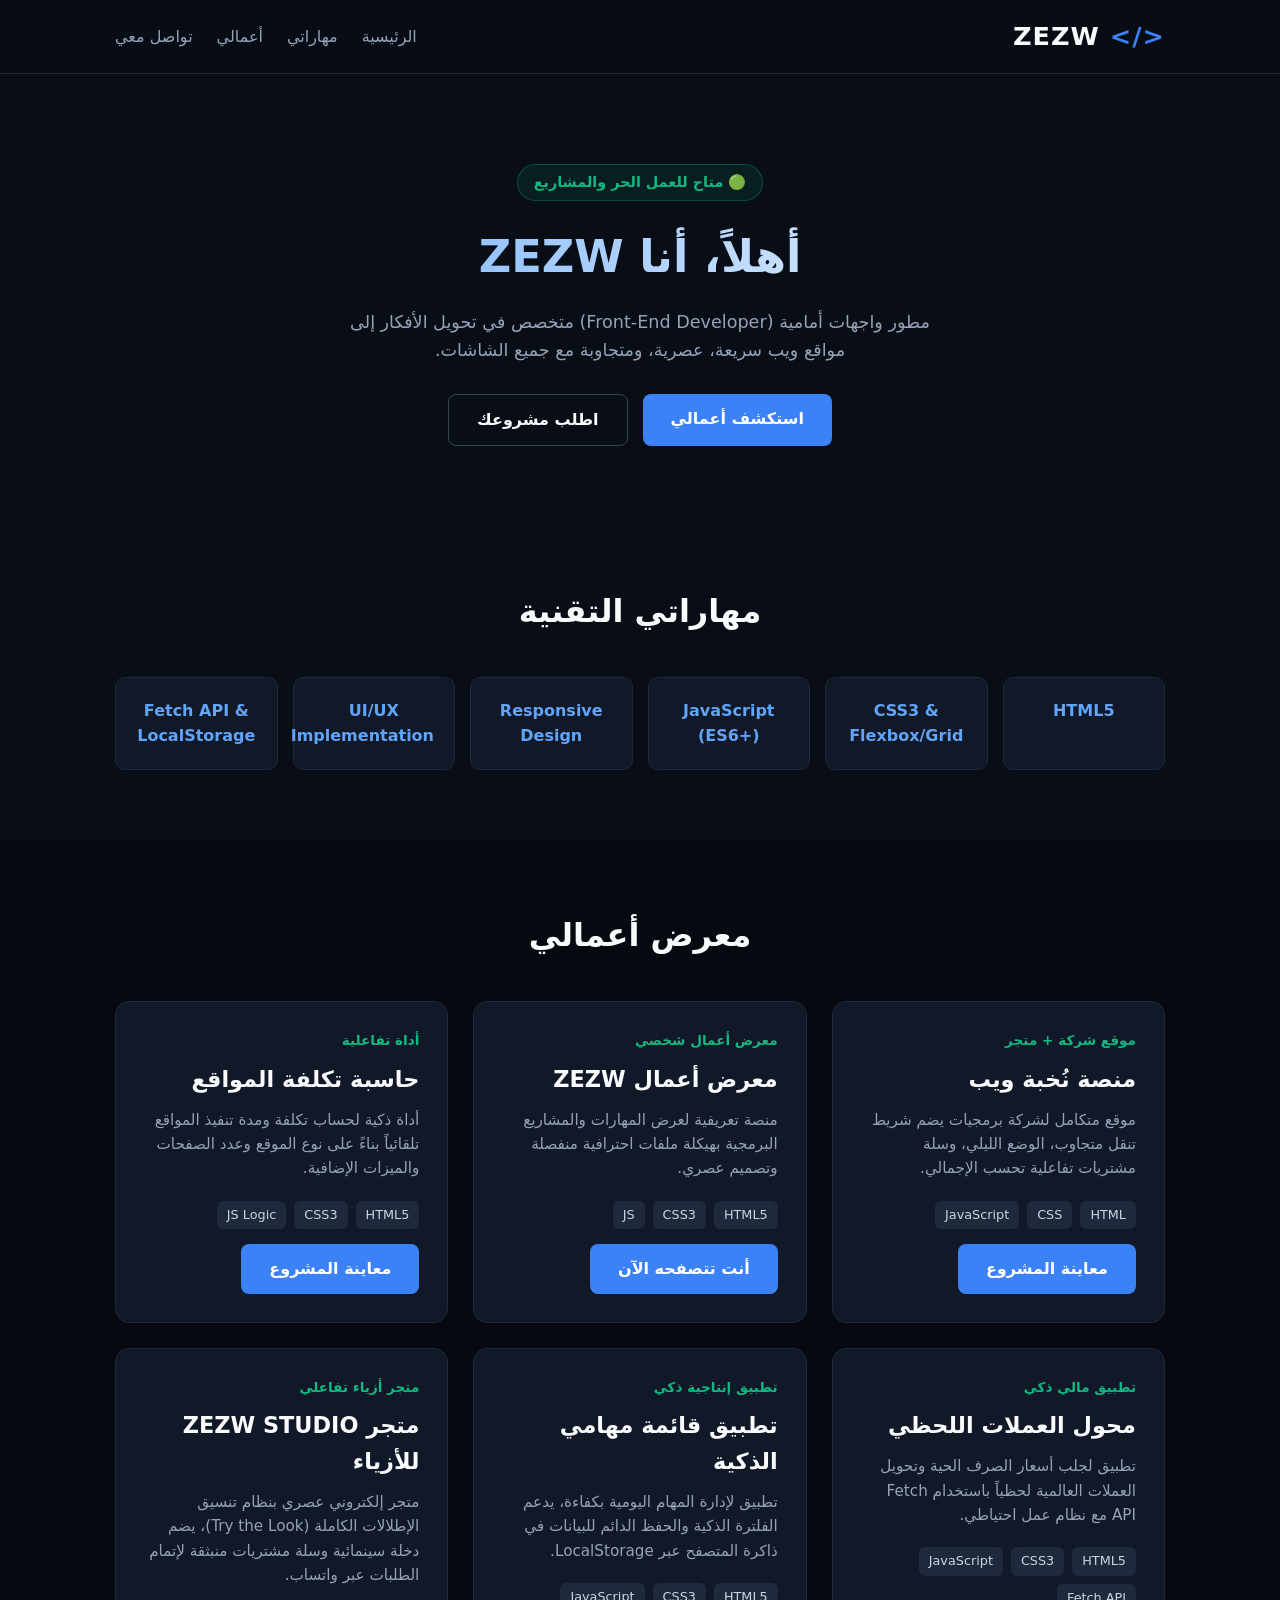
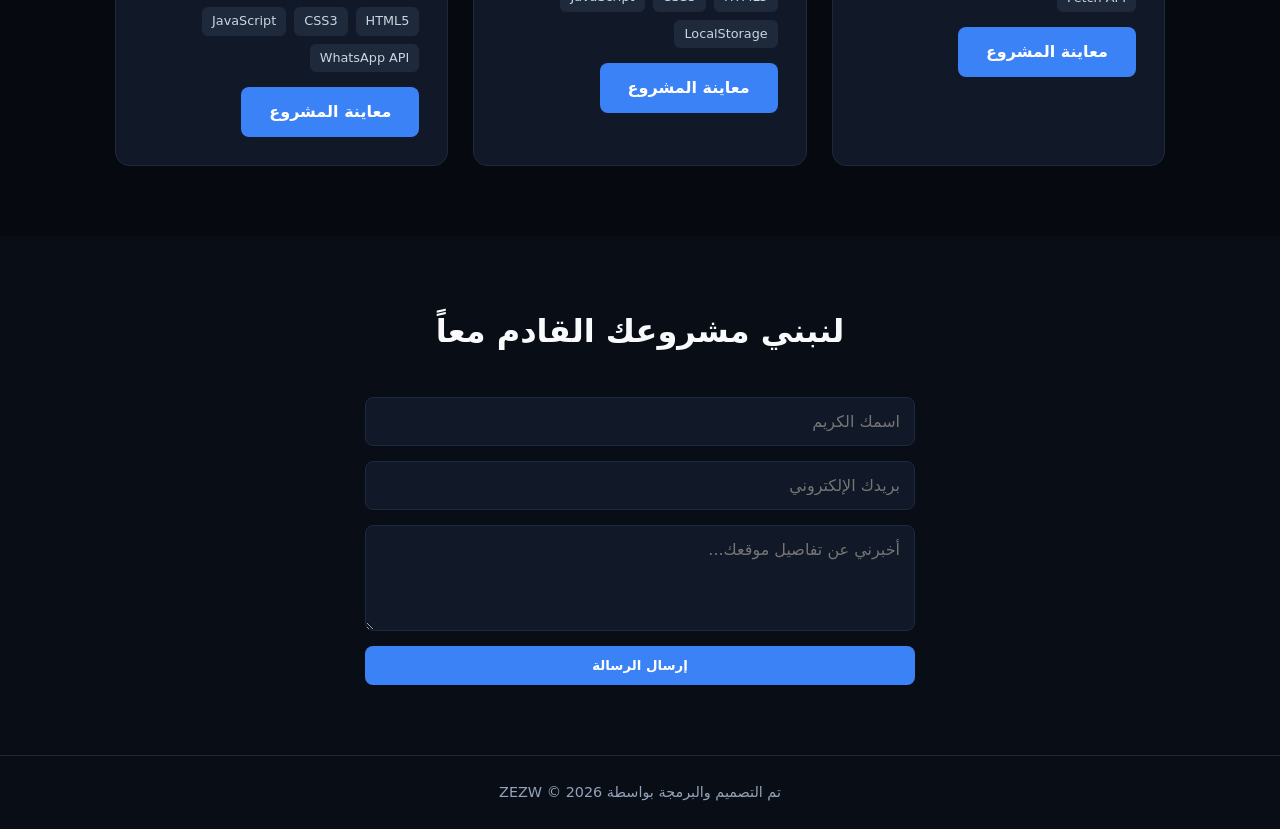
<file: index.html>
<!DOCTYPE html>
<html lang="ar" dir="rtl">
<!DOCTYPE html>
<html lang="ar" dir="rtl">
<head>
    <meta charset="UTF-8">
    <meta name="viewport" content="width=device-width, initial-scale=1.0">
    <title>ZEZW | مطور واجهات الويب (Front-End Developer)</title>
    <link rel="stylesheet" href="style.css">
</head>
<body>

    <!-- شريط التنقل -->
    <header>
        <div class="container">
            <nav>
                <a href="#" class="logo"><span>&lt;/&gt;</span> ZEZW</a>
                <button class="menu-btn" id="menuBtn">☰</button>
                <ul class="nav-links" id="navLinks">
                    <li><a href="#hero">الرئيسية</a></li>
                    <li><a href="#skills">مهاراتي</a></li>
                    <li><a href="#projects">أعمالي</a></li>
                    <li><a href="#contact">تواصل معي</a></li>
                </ul>
            </nav>
        </div>
    </header>

    <!-- القسم الرئيسي -->
    <section id="hero" class="hero">
        <div class="container">
            <span class="badge">🟢 متاح للعمل الحر والمشاريع</span>
            <h1>أهلاً، أنا ZEZW</h1>
            <p>مطور واجهات أمامية (Front-End Developer) متخصص في تحويل الأفكار إلى مواقع ويب سريعة، عصرية، ومتجاوبة مع جميع الشاشات.</p>
            <div class="hero-btns">
                <a href="#projects" class="btn">استكشف أعمالي</a>
                <a href="#contact" class="btn btn-outline">اطلب مشروعك</a>
            </div>
        </div>
    </section>

    <!-- قسم المهارات التقنية -->
    <section id="skills" class="container">
        <h2 class="section-title">مهاراتي التقنية</h2>
        <div class="skills-grid">
            <div class="skill-card">HTML5</div>
            <div class="skill-card">CSS3 & Flexbox/Grid</div>
            <div class="skill-card">JavaScript (ES6+)</div>
            <div class="skill-card">Responsive Design</div>
            <div class="skill-card">UI/UX Implementation</div>
            <div class="skill-card">Fetch API & LocalStorage</div>
        </div>
    </section>

    <!-- قسم معرض الأعمال (4 مشاريع متكاملة) -->
    <section id="projects" class="projects-section">
        <div class="container">
            <h2 class="section-title">معرض أعمالي</h2>
            <div class="projects-grid">

                <!-- المشروع الأول -->
                <div class="project-card">
                    <div class="project-tag">موقع شركة + متجر</div>
                    <h3>منصة نُخبة ويب</h3>
                    <p>موقع متكامل لشركة برمجيات يضم شريط تنقل متجاوب، الوضع الليلي، وسلة مشتريات تفاعلية تحسب الإجمالي.</p>
                    <div class="tech-used">
                        <span>HTML</span>
                        <span>CSS</span>
                        <span>JavaScript</span>
                    </div>
                    <a href="My_Website/index.html" class="btn" style="margin-top: 15px; display: inline-block;" target="_blank">معاينة المشروع</a>
                </div>

                <!-- المشروع الثاني -->
                <div class="project-card">
                    <div class="project-tag">معرض أعمال شخصي</div>
                    <h3>معرض أعمال ZEZW</h3>
                    <p>منصة تعريفية لعرض المهارات والمشاريع البرمجية بهيكلة ملفات احترافية منفصلة وتصميم عصري.</p>
                    <div class="tech-used">
                        <span>HTML5</span>
                        <span>CSS3</span>
                        <span>JS</span>
                    </div>
                    <a href="#hero" class="btn" style="margin-top: 15px; display: inline-block;">أنت تتصفحه الآن</a>
                </div>

                <!-- المشروع الثالث -->
                <div class="project-card">
                    <div class="project-tag">أداة تفاعلية</div>
                    <h3>حاسبة تكلفة المواقع</h3>
                    <p>أداة ذكية لحساب تكلفة ومدة تنفيذ المواقع تلقائياً بناءً على نوع الموقع وعدد الصفحات والميزات الإضافية.</p>
                    <div class="tech-used">
                        <span>HTML5</span>
                        <span>CSS3</span>
                        <span>JS Logic</span>
                    </div>
                    <a href="Price_Calculator/index.html" class="btn" style="margin-top: 15px; display: inline-block;" target="_blank">معاينة المشروع</a>
                </div>

                <!-- المشروع الرابع -->
                <div class="project-card">
                    <div class="project-tag">تطبيق مالي ذكي</div>
                    <h3>محول العملات اللحظي</h3>
                    <p>تطبيق لجلب أسعار الصرف الحية وتحويل العملات العالمية لحظياً باستخدام Fetch API مع نظام عمل احتياطي.</p>
                    <div class="tech-used">
                        <span>HTML5</span>
                        <span>CSS3</span>
                        <span>JavaScript</span>
                        <span>Fetch API</span>
                    </div>
                    <a href="Currency_Converter/index.html" class="btn" style="margin-top: 15px; display: inline-block;" target="_blank">معاينة المشروع</a>
                </div>
                <!-- المشروع الخامس -->
        <div class="project-card">
            <div class="project-tag">تطبيق إنتاجية ذكي</div>
            <h3>تطبيق قائمة مهامي الذكية</h3>
            <p>تطبيق لإدارة المهام اليومية بكفاءة، يدعم الفلترة الذكية والحفظ الدائم للبيانات في ذاكرة المتصفح عبر LocalStorage.</p>
            <div class="tech-used">
                <span>HTML5</span>
                <span>CSS3</span>
                <span>JavaScript</span>
                <span>LocalStorage</span>
            </div>
            <a href="Todo_App/index.html" class="btn" style="margin-top: 15px; display: inline-block;">معاينة المشروع</a>
        </div>
        <!-- المشروع السادس -->
        <div class="project-card">
            <div class="project-tag">متجر أزياء تفاعلي</div>
            <h3>متجر ZEZW STUDIO للأزياء</h3>
            <p>متجر إلكتروني عصري بنظام تنسيق الإطلالات الكاملة (Try the Look)، يضم دخلة سينمائية وسلة مشتريات منبثقة لإتمام الطلبات عبر واتساب.</p>
            <div class="tech-used">
                <span>HTML5</span>
                <span>CSS3</span>
                <span>JavaScript</span>
                <span>WhatsApp API</span>
            </div>
            <a href="ZEZW_Store/index.html" class="btn" style="margin-top: 15px; display: inline-block;">معاينة المشروع</a>
        </div>

            </div>
        </div>
    </section>

    <!-- قسم التواصل المباشر -->
    <section id="contact" class="container">
        <h2 class="section-title">لنبني مشروعك القادم معاً</h2>
        <form class="contact-form" action="https://formsubmit.co" method="POST">
            <input type="text" name="name" placeholder="اسمك الكريم" required>
            <input type="email" name="email" placeholder="بريدك الإلكتروني" required>
            <textarea name="message" rows="4" placeholder="أخبرني عن تفاصيل موقعك..." required></textarea>
            <input type="hidden" name="_subject" value="رسالة جديدة من موقع ZEZW!">
            <input type="hidden" name="_captcha" value="false">
            <button type="submit" class="btn">إرسال الرسالة</button>
        </form>
    </section>

    <!-- التذييل -->
    <footer>
        <p>تم التصميم والبرمجة بواسطة ZEZW &copy; 2026</p>
    </footer>

    <!-- ربط ملف الجافاسكريبت النظيف -->
    <script src="script.js?v=4"></script>
</body>
</html>
</file>
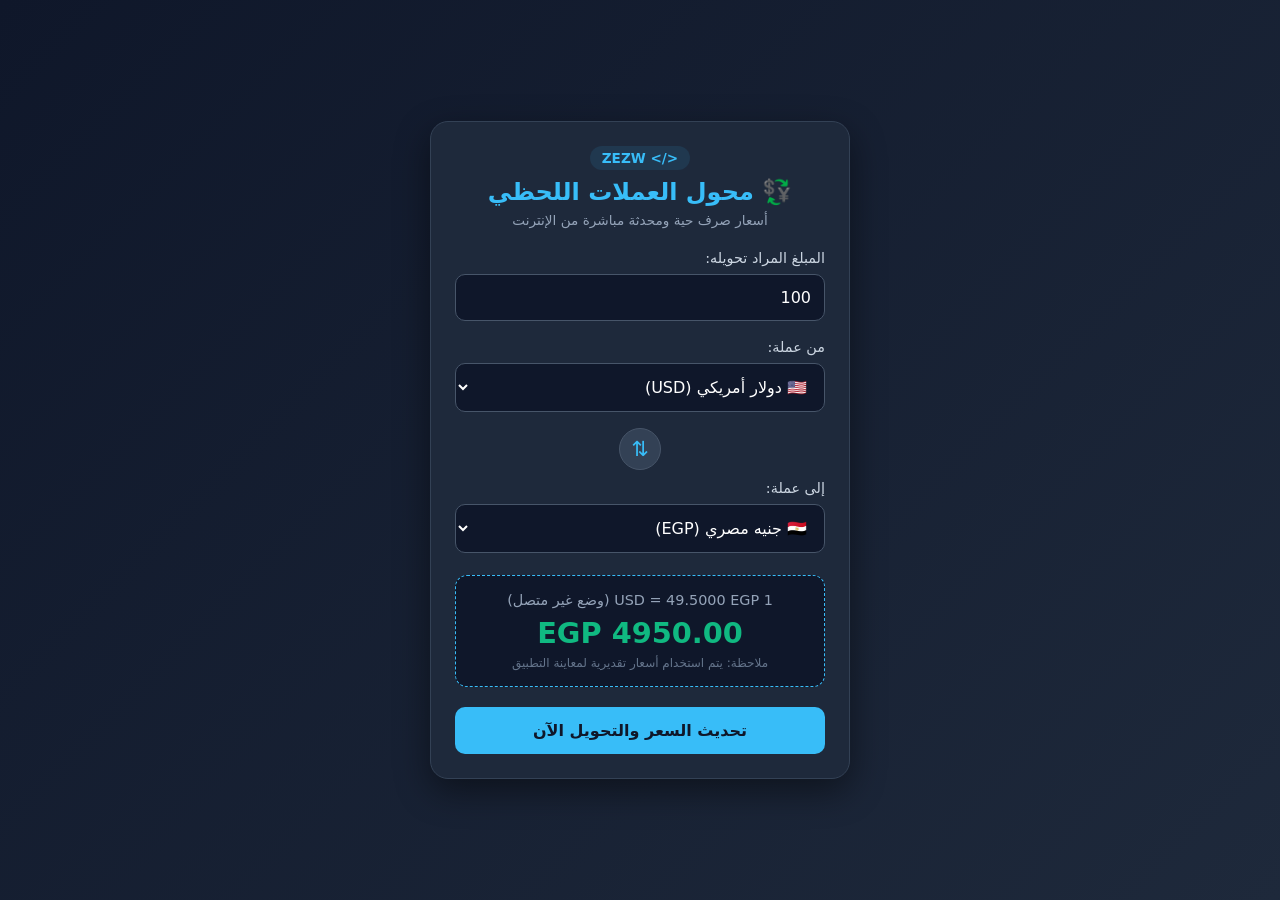
<file: Currency_Converter/index.html>
<!DOCTYPE html>
<html lang="ar" dir="rtl">
<head>
    <meta charset="UTF-8">
    <meta name="viewport" content="width=device-width, initial-scale=1.0">
    <title>محول العملات اللحظي | ZEZW</title>
    <link rel="stylesheet" href="style.css">
</head>
<body>
    <div class="converter-card">
        <header>
            <div class="brand-tag">&lt;/&gt; ZEZW</div>
            <h1>💱 محول العملات اللحظي</h1>
            <p>أسعار صرف حية ومحدثة مباشرة من الإنترنت</p>
        </header>

        <div class="input-group">
            <label for="amount">المبلغ المراد تحويله:</label>
            <input type="number" id="amount" value="100" min="0" step="any" placeholder="أدخل المبلغ...">
        </div>

        <div class="currencies-column">
            <div class="select-box">
                <label for="from-currency">من عملة:</label>
                <select id="from-currency">
                    <option value="USD" selected>🇺🇸 دولار أمريكي (USD)</option>
                    <option value="EGP">🇪🇬 جنيه مصري (EGP)</option>
                    <option value="SAR">🇸🇦 ريال سعودي (SAR)</option>
                    <option value="AED">🇦🇪 درهم إماراتي (AED)</option>
                    <option value="EUR">🇪🇺 يورو أوروبي (EUR)</option>
                    <option value="GBP">🇬🇧 جنيه إسترليني (GBP)</option>
                    <option value="KWD">🇰🇼 دينار كويتي (KWD)</option>
                </select>
            </div>

            <button type="button" id="swap-btn" title="تبديل العملات">⇅</button>

            <div class="select-box">
                <label for="to-currency">إلى عملة:</label>
                <select id="to-currency">
                    <option value="EGP" selected>🇪🇬 جنيه مصري (EGP)</option>
                    <option value="USD">🇺🇸 دولار أمريكي (USD)</option>
                    <option value="SAR">🇸🇦 ريال سعودي (SAR)</option>
                    <option value="AED">🇦🇪 درهم إماراتي (AED)</option>
                    <option value="EUR">🇪🇺 يورو أوروبي (EUR)</option>
                    <option value="GBP">🇬🇧 جنيه إسترليني (GBP)</option>
                    <option value="KWD">🇰🇼 دينار كويتي (KWD)</option>
                </select>
            </div>
        </div>

        <div class="result-box">
            <div id="rate-info" class="rate-info">جاري جلب سعر الصرف اللحظي...</div>
            <div id="result-amount" class="result-amount">---</div>
            <div id="last-update" class="last-update"></div>
        </div>

        <button type="button" id="convert-btn" class="convert-btn">تحديث السعر والتحويل الآن</button>
    </div>

    <script src="script.js"></script>
</body>
</html>
</file>
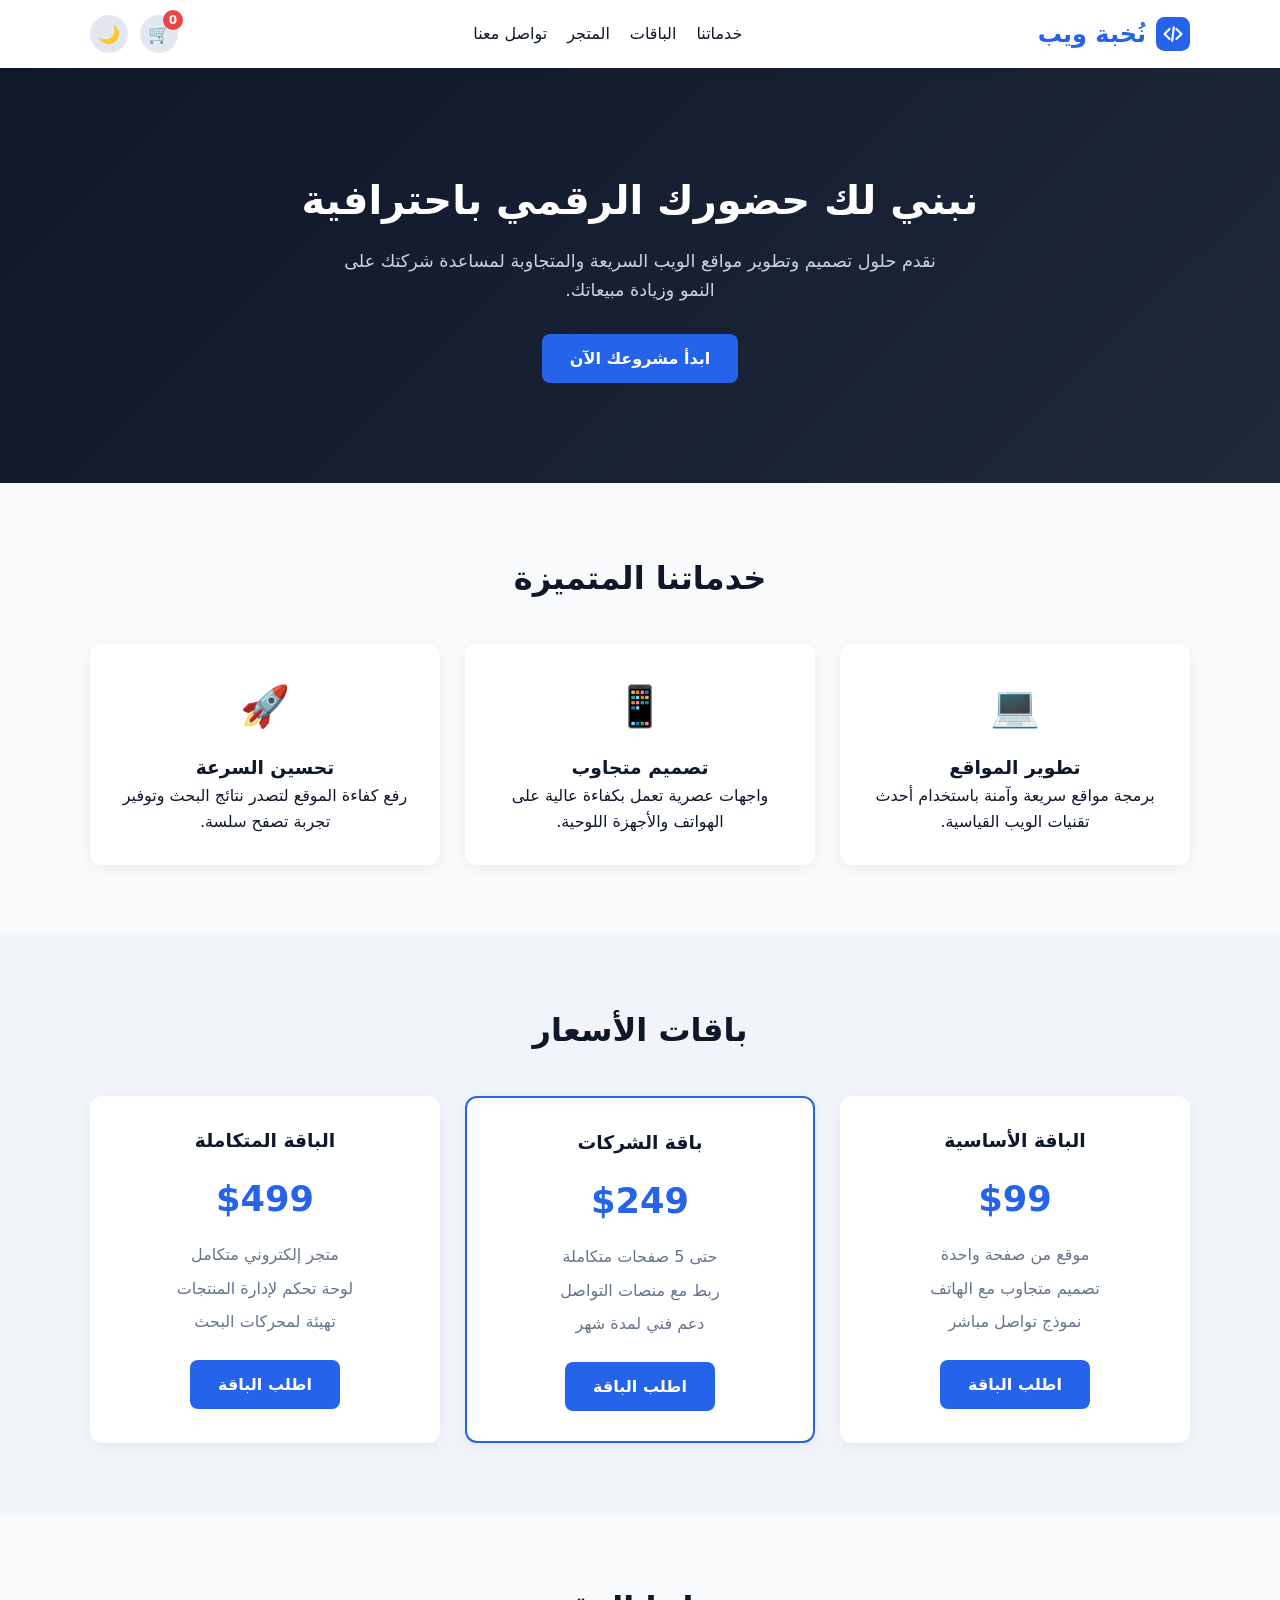
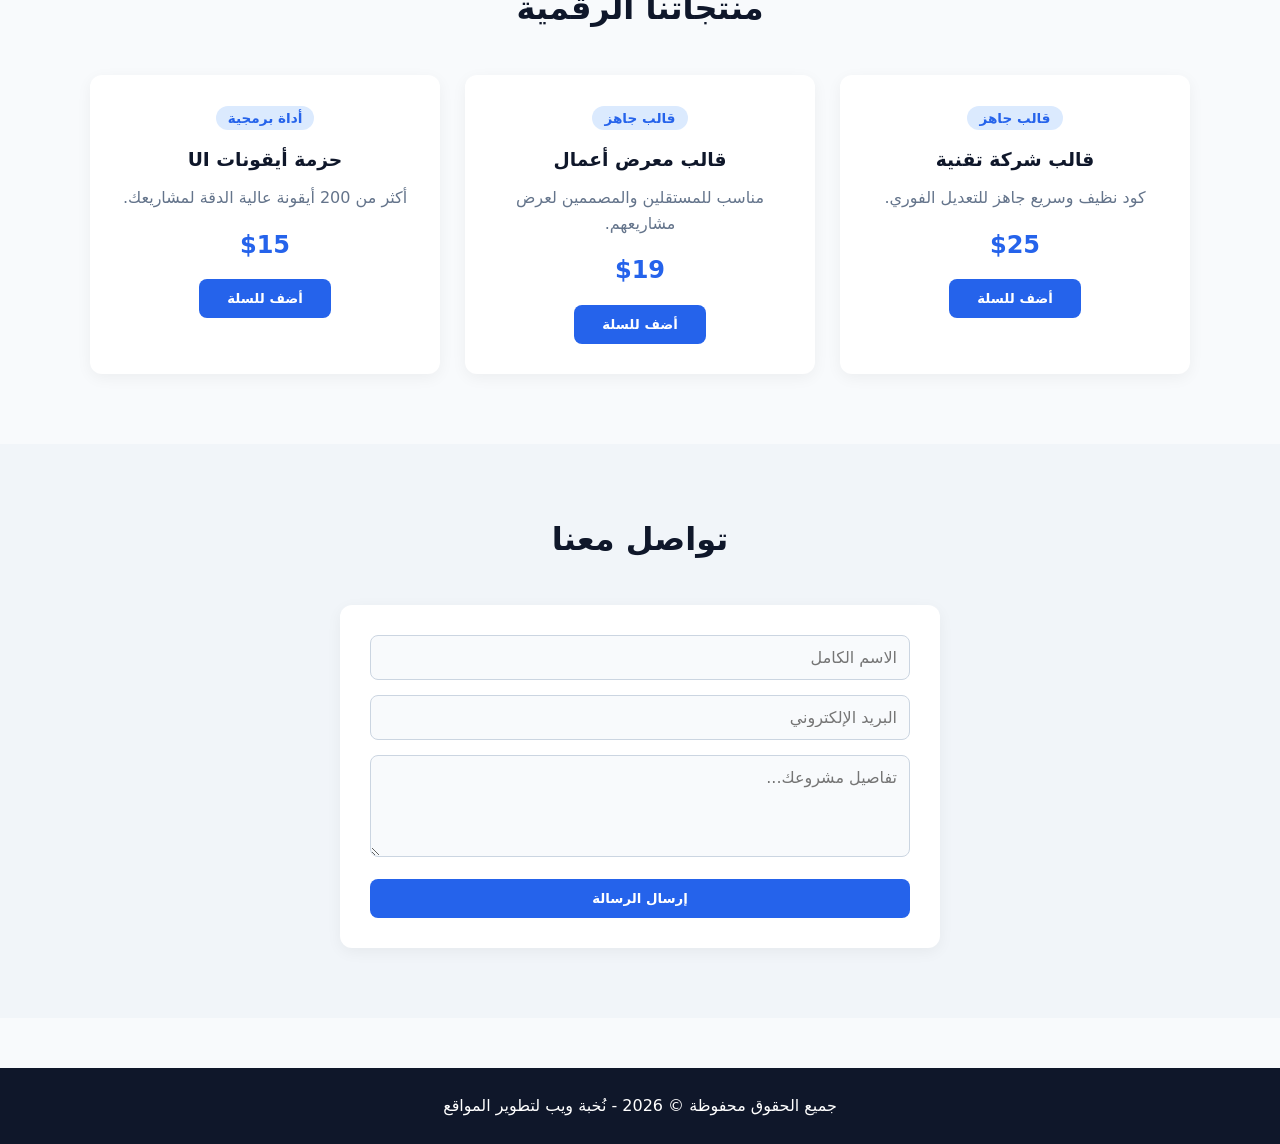
<file: My_Website/index.html>
<!DOCTYPE html>
<html lang="ar" dir="rtl">
<head>
    <meta charset="UTF-8">
    <meta name="viewport" content="width=device-width, initial-scale=1.0">
    <title>نُخبة ويب | حلول البرمجة والتصميم</title>
    <style>
        :root {
            --primary: #2563eb;
            --dark: #0f172a;
            --light: #f8fafc;
            --gray: #64748b;
            --white: #ffffff;
        }
        body.dark-mode {
            --dark: #f8fafc;
            --light: #0f172a;
            --gray: #94a3b8;
            --white: #1e293b;
        }
        body.dark-mode .hero {
            background: linear-gradient(135deg, #020617, #0f172a);
            color: #ffffff;
        }
        body.dark-mode #pricing,
        body.dark-mode #contact {
            background-color: #0b1120 !important;
        }
        * {
            margin: 0;
            padding: 0;
            box-sizing: border-box;
            font-family: system-ui, -apple-system, sans-serif;
            scroll-behavior: smooth;
            outline: none;
            -webkit-tap-highlight-color: transparent;
        }
        body {
            background-color: var(--light);
            color: var(--dark);
            line-height: 1.6;
        }
        .container {
            width: 90%;
            max-width: 1100px;
            margin: auto;
        }
        section {
            padding: 70px 0;
        }
        .section-title {
            text-align: center;
            font-size: 2rem;
            margin-bottom: 40px;
            color: var(--dark);
        }
        header {
            background: var(--white);
            box-shadow: 0 2px 10px rgba(0,0,0,0.05);
            position: sticky;
            top: 0;
            z-index: 100;
        }
        nav {
            display: flex;
            justify-content: space-between;
            align-items: center;
            padding: 15px 0;
        }
        .logo {
            font-size: 1.5rem;
            font-weight: bold;
            color: var(--primary);
            text-decoration: none;
            display: flex;
            align-items: center;
            gap: 10px;
        }
        .nav-links {
            display: flex;
            gap: 20px;
            list-style: none;
        }
        .nav-links a {
            text-decoration: none;
            color: var(--dark);
            font-weight: 500;
            transition: 0.3s;
        }
        .nav-links a:hover {
            color: var(--primary);
        }
        .header-actions {
            display: flex;
            align-items: center;
            gap: 12px;
        }
        .icon-btn {
            background: #e2e8f0;
            border: none;
            width: 38px;
            height: 38px;
            border-radius: 50%;
            font-size: 1.1rem;
            cursor: pointer;
            position: relative;
            display: flex;
            align-items: center;
            justify-content: center;
        }
        body.dark-mode .icon-btn {
            background: #334155;
            color: #ffffff;
        }
        .cart-badge {
            position: absolute;
            top: -5px;
            right: -5px;
            background: #ef4444;
            color: white;
            font-size: 0.75rem;
            font-weight: bold;
            width: 20px;
            height: 20px;
            border-radius: 50%;
            display: flex;
            align-items: center;
            justify-content: center;
        }
        .menu-btn {
            display: none;
            font-size: 1.8rem;
            background: none;
            border: none;
            color: var(--dark);
            cursor: pointer;
        }
        .hero {
            background: linear-gradient(135deg, var(--dark), #1e293b);
            color: var(--white);
            text-align: center;
            padding: 100px 20px;
        }
        .hero h1 {
            font-size: 2.5rem;
            margin-bottom: 15px;
        }
        .hero p {
            font-size: 1.1rem;
            color: #cbd5e1;
            max-width: 600px;
            margin: 0 auto 30px;
        }
        .btn {
            display: inline-block;
            background: var(--primary);
            color: #ffffff;
            padding: 12px 28px;
            border-radius: 8px;
            text-decoration: none;
            font-weight: bold;
            border: none;
            cursor: pointer;
            transition: 0.3s;
        }
        .btn:hover {
            background: #1d4ed8;
        }
        .grid-3 {
            display: grid;
            grid-template-columns: repeat(auto-fit, minmax(280px, 1fr));
            gap: 25px;
        }
        .card {
            background: var(--white);
            padding: 30px;
            border-radius: 12px;
            box-shadow: 0 4px 15px rgba(0,0,0,0.05);
            text-align: center;
            transition: transform 0.3s;
        }
        .card:hover {
            transform: translateY(-5px);
        }
        .service-icon {
            font-size: 2.5rem;
            margin-bottom: 15px;
        }
        .price {
            font-size: 2.2rem;
            font-weight: bold;
            color: var(--primary);
            margin: 15px 0;
        }
        .features-list {
            list-style: none;
            margin-bottom: 25px;
            color: var(--gray);
        }
        .features-list li {
            margin: 8px 0;
        }
        .product-tag {
            background: #dbeafe;
            color: var(--primary);
            padding: 4px 12px;
            border-radius: 20px;
            font-size: 0.85rem;
            font-weight: bold;
        }
        .contact-form {
            max-width: 600px;
            margin: auto;
            background: var(--white);
            padding: 30px;
            border-radius: 12px;
            box-shadow: 0 4px 15px rgba(0,0,0,0.05);
        }
        .form-group {
            margin-bottom: 15px;
        }
        .form-group input, .form-group textarea {
            width: 100%;
            padding: 12px;
            border: 1px solid #cbd5e1;
            border-radius: 8px;
            font-size: 1rem;
            background: var(--light);
            color: var(--dark);
        }
        footer {
            background: #0f172a;
            color: #ffffff;
            text-align: center;
            padding: 25px 0;
            margin-top: 50px;
        }
        /* نافذة سلة المشتريات */
        .modal {
            display: none;
            position: fixed;
            top: 0;
            left: 0;
            width: 100%;
            height: 100%;
            background: rgba(0,0,0,0.6);
            z-index: 200;
            align-items: center;
            justify-content: center;
        }
        .modal.open {
            display: flex;
        }
        .modal-box {
            background: var(--white);
            width: 90%;
            max-width: 420px;
            padding: 25px;
            border-radius: 12px;
            text-align: center;
        }
        .cart-items {
            list-style: none;
            margin: 15px 0;
            max-height: 200px;
            overflow-y: auto;
            text-align: right;
        }
        .cart-items li {
            display: flex;
            justify-content: space-between;
            padding: 8px 0;
            border-bottom: 1px solid #cbd5e1;
        }
        @media (max-width: 600px) {
            .menu-btn {
                display: block;
            }
            .nav-links {
                display: none;
                flex-direction: column;
                position: absolute;
                top: 68px;
                right: 0;
                width: 100%;
                background: var(--white);
                padding: 20px;
                box-shadow: 0 10px 15px rgba(0,0,0,0.08);
                text-align: center;
            }
            .nav-links.active {
                display: flex;
            }
            .hero h1 {
                font-size: 1.8rem;
            }
        }
    </style>
</head>
<body>

    <header>
        <div class="container">
            <nav>
                <a href="#" class="logo">
                    <svg width="34" height="34" viewBox="0 0 40 40" fill="none" xmlns="http://w3.org">
                        <rect width="40" height="40" rx="10" fill="#2563eb"/>
                        <path d="M16 14L10 20L16 26M24 14L30 20L24 26M21 12L19 28" stroke="white" stroke-width="2.5" stroke-linecap="round" stroke-linejoin="round"/>
                    </svg>
                    <span>نُخبة ويب</span>
                </a>
                <ul class="nav-links" id="navLinks">
                    <li><a href="#services">خدماتنا</a></li>
                    <li><a href="#pricing">الباقات</a></li>
                    <li><a href="#store">المتجر</a></li>
                    <li><a href="#contact">تواصل معنا</a></li>
                </ul>
                <div class="header-actions">
                    <button class="icon-btn" id="cartBtn">🛒<span class="cart-badge" id="cartCount">0</span></button>
                    <button class="icon-btn" id="themeBtn">🌙</button>
                    <button class="menu-btn" id="menuBtn">☰</button>
                </div>
            </nav>
        </div>
    </header>

    <section class="hero">
        <div class="container">
            <h1>نبني لك حضورك الرقمي باحترافية</h1>
            <p>نقدم حلول تصميم وتطوير مواقع الويب السريعة والمتجاوبة لمساعدة شركتك على النمو وزيادة مبيعاتك.</p>
            <a href="#contact" class="btn">ابدأ مشروعك الآن</a>
        </div>
    </section>

    <section id="services" class="container">
        <h2 class="section-title">خدماتنا المتميزة</h2>
        <div class="grid-3">
            <div class="card">
                <div class="service-icon">💻</div>
                <h3>تطوير المواقع</h3>
                <p>برمجة مواقع سريعة وآمنة باستخدام أحدث تقنيات الويب القياسية.</p>
            </div>
            <div class="card">
                <div class="service-icon">📱</div>
                <h3>تصميم متجاوب</h3>
                <p>واجهات عصرية تعمل بكفاءة عالية على الهواتف والأجهزة اللوحية.</p>
            </div>
            <div class="card">
                <div class="service-icon">🚀</div>
                <h3>تحسين السرعة</h3>
                <p>رفع كفاءة الموقع لتصدر نتائج البحث وتوفير تجربة تصفح سلسة.</p>
            </div>
        </div>
    </section>

    <section id="pricing" style="background: #f1f5f9;">
        <div class="container">
            <h2 class="section-title">باقات الأسعار</h2>
            <div class="grid-3">
                <div class="card">
                    <h3>الباقة الأساسية</h3>
                    <div class="price">$99</div>
                    <ul class="features-list">
                        <li>موقع من صفحة واحدة</li>
                        <li>تصميم متجاوب مع الهاتف</li>
                        <li>نموذج تواصل مباشر</li>
                    </ul>
                    <a href="#contact" class="btn">اطلب الباقة</a>
                </div>
                <div class="card" style="border: 2px solid var(--primary);">
                    <h3>باقة الشركات</h3>
                    <div class="price">$249</div>
                    <ul class="features-list">
                        <li>حتى 5 صفحات متكاملة</li>
                        <li>ربط مع منصات التواصل</li>
                        <li>دعم فني لمدة شهر</li>
                    </ul>
                    <a href="#contact" class="btn">اطلب الباقة</a>
                </div>
                <div class="card">
                    <h3>الباقة المتكاملة</h3>
                    <div class="price">$499</div>
                    <ul class="features-list">
                        <li>متجر إلكتروني متكامل</li>
                        <li>لوحة تحكم لإدارة المنتجات</li>
                        <li>تهيئة لمحركات البحث</li>
                    </ul>
                    <a href="#contact" class="btn">اطلب الباقة</a>
                </div>
            </div>
        </div>
    </section>
    <section id="store" class="container">
        <h2 class="section-title">منتجاتنا الرقمية</h2>
        <div class="grid-3">
            <div class="card">
                <span class="product-tag">قالب جاهز</span>
                <h3 style="margin-top: 15px;">قالب شركة تقنية</h3>
                <p style="margin: 10px 0; color: var(--gray);">كود نظيف وسريع جاهز للتعديل الفوري.</p>
                <div class="price" style="font-size: 1.5rem;">$25</div>
                <button class="btn" onclick="addToCart('قالب شركة تقنية', 25)">أضف للسلة</button>
            </div>
            <div class="card">
                <span class="product-tag">قالب جاهز</span>
                <h3 style="margin-top: 15px;">قالب معرض أعمال</h3>
                <p style="margin: 10px 0; color: var(--gray);">مناسب للمستقلين والمصممين لعرض مشاريعهم.</p>
                <div class="price" style="font-size: 1.5rem;">$19</div>
                <button class="btn" onclick="addToCart('قالب معرض أعمال', 19)">أضف للسلة</button>
            </div>
            <div class="card">
                <span class="product-tag">أداة برمجية</span>
                <h3 style="margin-top: 15px;">حزمة أيقونات UI</h3>
                <p style="margin: 10px 0; color: var(--gray);">أكثر من 200 أيقونة عالية الدقة لمشاريعك.</p>
                <div class="price" style="font-size: 1.5rem;">$15</div>
                <button class="btn" onclick="addToCart('حزمة أيقونات UI', 15)">أضف للسلة</button>
            </div>
        </div>
    </section>

    <section id="contact" style="background: #f1f5f9;">
        <div class="container">
            <h2 class="section-title">تواصل معنا</h2>
            <form class="contact-form" onsubmit="event.preventDefault(); alert('تم إرسال رسالتك بنجاح! سنتواصل معك قريباً.');">
                <div class="form-group">
                    <input type="text" placeholder="الاسم الكامل" required>
                </div>
                <div class="form-group">
                    <input type="email" placeholder="البريد الإلكتروني" required>
                </div>
                <div class="form-group">
                    <textarea rows="4" placeholder="تفاصيل مشروعك..." required></textarea>
                </div>
                <button type="submit" class="btn" style="width: 100%;">إرسال الرسالة</button>
            </form>
        </div>
    </section>

    <footer>
        <p>جميع الحقوق محفوظة &copy; 2026 - نُخبة ويب لتطوير المواقع</p>
    </footer>

    <div class="modal" id="cartModal">
        <div class="modal-box">
            <h3>سلة المشتريات 🛒</h3>
            <ul class="cart-items" id="cartItems"></ul>
            <h4 style="margin: 15px 0;">الإجمالي: $<span id="cartTotal">0</span></h4>
            <div style="display: flex; gap: 10px; justify-content: center;">
                <button class="btn" onclick="checkout()">إتمام الطلب</button>
                <button class="btn" style="background: #64748b;" onclick="closeCart()">إغلاق</button>
            </div>
        </div>
    </div>
    <script>
        // 1. قائمة الهاتف
        const menuBtn = document.getElementById('menuBtn');
        const navLinks = document.getElementById('navLinks');
        menuBtn.addEventListener('click', () => navLinks.classList.toggle('active'));
        document.querySelectorAll('.nav-links a').forEach(link => {
            link.addEventListener('click', () => navLinks.classList.remove('active'));
        });

        // 2. الوضع الليلي
        const themeBtn = document.getElementById('themeBtn');
        if (localStorage.getItem('theme') === 'dark') {
            document.body.classList.add('dark-mode');
            themeBtn.textContent = '☀️';
        }
        themeBtn.addEventListener('click', () => {
            document.body.classList.toggle('dark-mode');
            const isDark = document.body.classList.contains('dark-mode');
            themeBtn.textContent = isDark ? '☀️' : '🌙';
            localStorage.setItem('theme', isDark ? 'dark' : 'light');
        });

        // 3. سلة المشتريات التفاعلية
        let cart = [];
        const cartCount = document.getElementById('cartCount');
        const cartModal = document.getElementById('cartModal');
        const cartItems = document.getElementById('cartItems');
        const cartTotal = document.getElementById('cartTotal');

        function addToCart(name, price) {
            cart.push({ name, price });
            cartCount.textContent = cart.length;
            alert('تمت إضافة (' + name + ') إلى السلة!');
        }

        document.getElementById('cartBtn').addEventListener('click', () => {
            cartItems.innerHTML = '';
            let total = 0;
            cart.forEach(item => {
                total += item.price;
                cartItems.innerHTML += `<li><span>${item.name}</span><strong>$${item.price}</strong></li>`;
            });
            if (cart.length === 0) cartItems.innerHTML = '<li style="justify-content:center;">السلة فارغة حالياً</li>';
            cartTotal.textContent = total;
            cartModal.classList.add('open');
        });

        function closeCart() {
            cartModal.classList.remove('open');
        }

        function checkout() {
            if (cart.length === 0) return alert('السلة فارغة!');
            alert('شكراً لطلبك من نُخبة ويب! الإجمالي: $' + cartTotal.textContent);
            cart = [];
            cartCount.textContent = '0';
            closeCart();
        }
    </script>

</body>
</html>
</file>
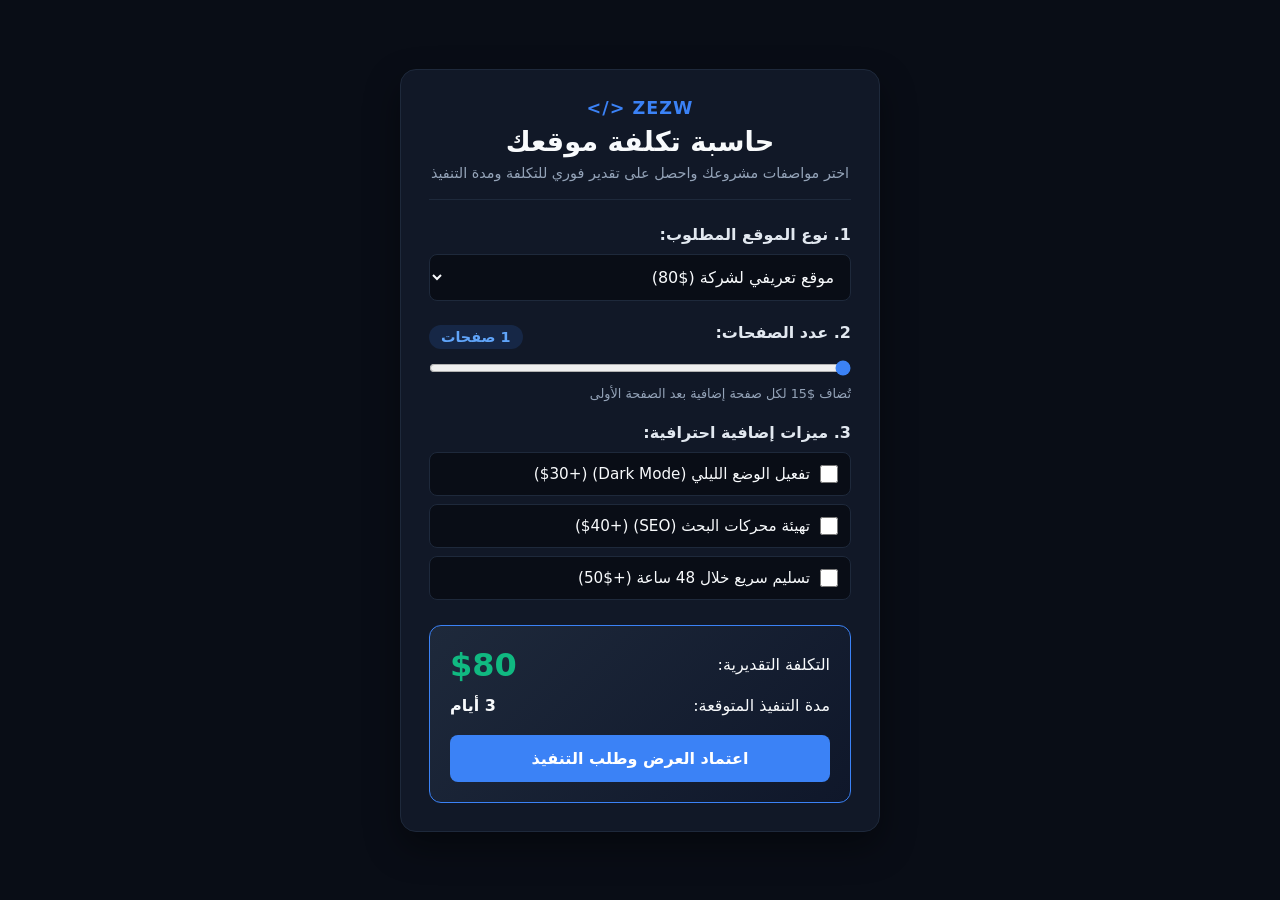
<file: Price_Calculator/index.html>
<!DOCTYPE html>
<html lang="ar" dir="rtl">
<head>
    <meta charset="UTF-8">
    <meta name="viewport" content="width=device-width, initial-scale=1.0">
    <title>ZEZW | حاسبة تكلفة المواقع</title>
    <link rel="stylesheet" href="style.css">
</head>
<body>

    <div class="calc-container">
        <header class="calc-header">
            <span class="brand">ZEZW &lt;/&gt;</span>
            <h1>حاسبة تكلفة موقعك</h1>
            <p>اختر مواصفات مشروعك واحصل على تقدير فوري للتكلفة ومدة التنفيذ</p>
        </header>

        <div class="form-section">
            <label class="section-label">1. نوع الموقع المطلوب:</label>
            <select id="siteType" class="select-box">
                <option value="80">موقع تعريفي لشركة ($80)</option>
                <option value="120">معرض أعمال شخصي ($120)</option>
                <option value="250">متجر إلكتروني متكامل ($250)</option>
            </select>
        </div>

        <div class="form-section">
            <div class="range-header">
                <label class="section-label">2. عدد الصفحات:</label>
                <span class="pages-badge"><span id="pagesCount">1</span> صفحات</span>
            </div>
            <input type="range" id="pagesRange" min="1" max="15" value="1" class="slider">
            <small class="hint">تُضاف $15 لكل صفحة إضافية بعد الصفحة الأولى</small>
        </div>

        <div class="form-section">
            <label class="section-label">3. ميزات إضافية احترافية:</label>
            <label class="checkbox-item">
                <input type="checkbox" class="addon" value="30">
                <span>تفعيل الوضع الليلي (Dark Mode) (+$30)</span>
            </label>
            <label class="checkbox-item">
                <input type="checkbox" class="addon" value="40">
                <span>تهيئة محركات البحث (SEO) (+$40)</span>
            </label>
            <label class="checkbox-item">
                <input type="checkbox" class="addon" value="50">
                <span>تسليم سريع خلال 48 ساعة (+$50)</span>
            </label>
        </div>

        <div class="result-box">
            <div class="result-item">
                <span>التكلفة التقديرية:</span>
                <strong class="total-price">$<span id="totalPrice">80</span></strong>
            </div>
            <div class="result-item">
                <span>مدة التنفيذ المتوقعة:</span>
                <strong id="estDays">3 أيام</strong>
            </div>
            <button class="btn" id="orderBtn">اعتماد العرض وطلب التنفيذ</button>
        </div>
    </div>

    <script src="script.js"></script>
</body>
</html>
</file>
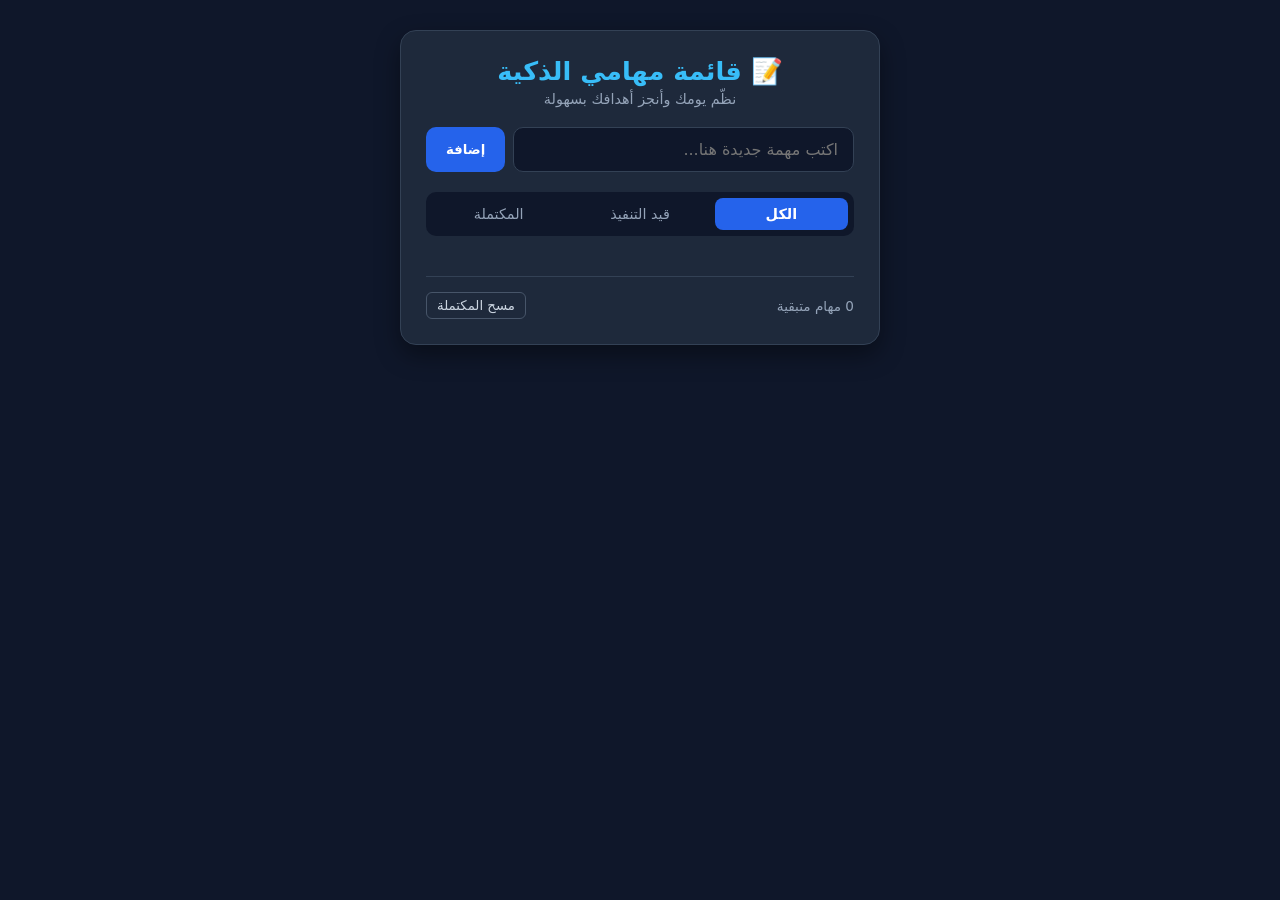
<file: Todo_App/index.html>
<!DOCTYPE html>
<html lang="ar" dir="rtl">
<head>
    <meta charset="UTF-8">
    <meta name="viewport" content="width=device-width, initial-scale=1.0">
    <title>مهامي الذكية | ZEZW To-Do</title>
    <link rel="stylesheet" href="style.css">
</head>
<body>

    <div class="app-container">
        <header>
            <h1>📝 قائمة مهامي الذكية</h1>
            <p>نظّم يومك وأنجز أهدافك بسهولة</p>
        </header>

        <div class="input-group">
            <input type="text" id="taskInput" placeholder="اكتب مهمة جديدة هنا...">
            <button id="addBtn">إضافة</button>
        </div>

        <div class="filters">
            <button class="filter-btn active" data-filter="all">الكل</button>
            <button class="filter-btn" data-filter="pending">قيد التنفيذ</button>
            <button class="filter-btn" data-filter="completed">المكتملة</button>
        </div>

        <ul id="taskList" class="task-list"></ul>

        <div class="app-footer">
            <span id="tasksCount">0 مهام متبقية</span>
            <button id="clearCompleted">مسح المكتملة</button>
        </div>
    </div>

    <script src="script.js"></script>
</body>
</html>
</file>
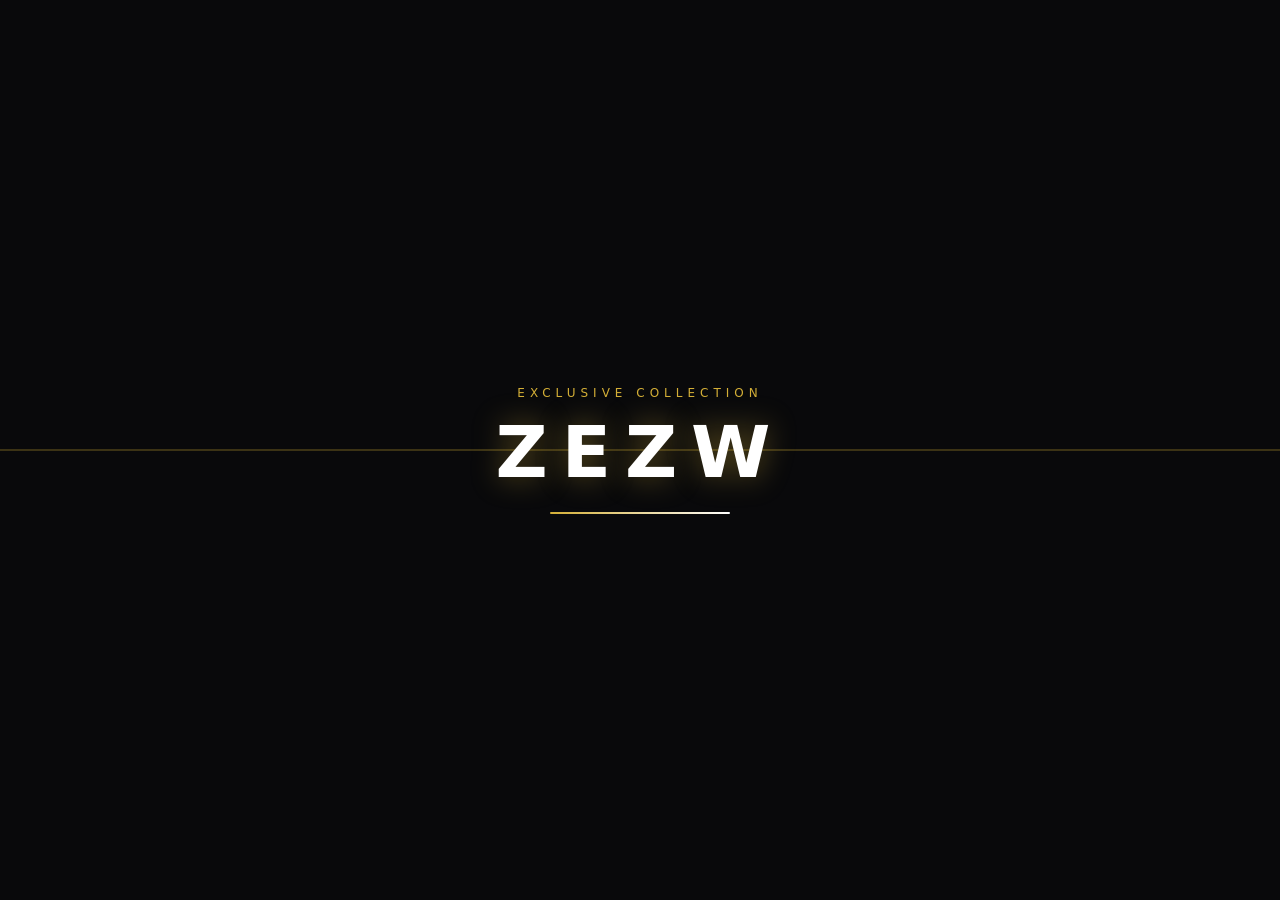
<file: ZEZW_Store/index.html>
<!DOCTYPE html>
<html lang="ar" dir="rtl">
<head>
  <meta charset="UTF-8">
  <meta name="viewport" content="width=device-width, initial-scale=1.0">
  <title>ZEZW | Luxury Fashion & Lookbook</title>
  <link rel="stylesheet" href="style.css?v=20">
</head>
<body>

  <!-- الدخلة السينمائية -->
  <div id="intro" class="intro-wrapper">
    <div class="curtain top"></div>
    <div class="curtain bottom"></div>
    <div class="intro-content">
      <div class="intro-badge">EXCLUSIVE COLLECTION</div>
      <h1 class="intro-title">ZEZW</h1>
      <div class="loader-bar"><div class="loader-fill"></div></div>
    </div>
  </div>

  <!-- الشريط العلوي -->
  <header class="navbar">
    <div class="logo">ZEZW <span>STUDIO</span></div>
    <button class="cart-trigger" onclick="openCartModal()">
      السلة (<span id="cartCount">0</span>)
    </button>
  </header>

  <!-- المحتوى الرئيسي -->
  <main class="main-grid">
    <section class="showcase">
      <div class="title-box">
        <span class="eyebrow">SEASON 2026</span>
        <h2>Try the Look.</h2>
        <p>اختر الإطلالة لاستعراض القطع وتنسيقها بالكامل</p>
      </div>
      <div id="looksContainer" class="looks-grid"></div>
    </section>

    <aside class="look-details">
      <div class="details-head">
        <span>In this look</span>
        <strong id="activeLookName">إطلالة 01</strong>
      </div>
      <div id="piecesList" class="pieces-list"></div>
      <div class="details-foot">
        <div class="price-summary">
          <span>إجمالي الإطلالة:</span>
          <strong id="lookPrice">0 ج.م</strong>
        </div>
        <button class="btn-luxury" onclick="addFullLook()">إضافة الإطلالة للسلة +</button>
      </div>
    </aside>
  </main>

  <!-- نافذة السلة المنبثقة -->
  <div id="cartModal" class="cart-modal">
    <div class="cart-box">
      <div class="cart-head">
        <h3>سلة المشتريات</h3>
        <button class="close-btn" onclick="closeCartModal()">✕</button>
      </div>
      <div id="cartItemsList" class="cart-body"></div>
      <div class="cart-foot">
        <div class="price-summary">
          <span>الإجمالي الكلي:</span>
          <strong id="cartTotalPrice">0 ج.م</strong>
        </div>
        <button class="btn-luxury" onclick="sendOrderWhatsApp()">إتمام الطلب عبر واتساب</button>
      </div>
    </div>
  </div>

  <script src="script.js?v=21"></script>
</body>
</html>
</file>
<file: style.css>
:root {
    --primary: #3b82f6;
    --accent: #10b981;
    --bg-dark: #090d16;
    --card-bg: #111827;
    --text-main: #f8fafc;
    --text-muted: #94a3b8;
}
* {
    margin: 0;
    padding: 0;
    box-sizing: border-box;
    font-family: system-ui, -apple-system, sans-serif;
    scroll-behavior: smooth;
    -webkit-tap-highlight-color: transparent;
}
body {
    background-color: var(--bg-dark);
    color: var(--text-main);
    line-height: 1.6;
}
.container {
    width: 90%;
    max-width: 1050px;
    margin: auto;
}
header {
    background: rgba(9, 13, 22, 0.9);
    backdrop-filter: blur(10px);
    border-bottom: 1px solid #1e293b;
    position: sticky;
    top: 0;
    z-index: 100;
}
nav {
    display: flex;
    justify-content: space-between;
    align-items: center;
    width: 100%;
    padding: 16px 0;
}
.logo {
    font-size: 1.6rem;
    font-weight: 800;
    color: var(--text-main);
    text-decoration: none;
    letter-spacing: 1px;
}
.logo span {
    color: var(--primary);
}
.nav-links {
    display: flex;
    gap: 24px;
    list-style: none;
}
.nav-links a {
    color: var(--text-muted);
    text-decoration: none;
    font-weight: 500;
    transition: 0.3s;
}
.nav-links a:hover {
    color: var(--primary);
}
.menu-btn {
    display: none;
    background: none;
    border: none;
    color: var(--text-main);
    font-size: 1.8rem;
    cursor: pointer;
}
.hero {
    text-align: center;
    padding: 90px 0 70px;
}
.badge {
    background: rgba(16, 185, 129, 0.1);
    color: var(--accent);
    border: 1px solid rgba(16, 185, 129, 0.3);
    padding: 6px 16px;
    border-radius: 20px;
    font-size: 0.9rem;
    font-weight: bold;
    display: inline-block;
}
.hero h1 {
    font-size: 2.8rem;
    margin: 20px 0 15px;
    background: linear-gradient(to left, #ffffff, #60a5fa);
    -webkit-background-clip: text;
    -webkit-text-fill-color: transparent;
}
.hero p {
    color: var(--text-muted);
    max-width: 600px;
    margin: 0 auto 30px;
    font-size: 1.1rem;
}
.hero-btns {
    display: flex;
    gap: 15px;
    justify-content: center;
    flex-wrap: wrap;
}
.btn {
    background: var(--primary);
    color: #fff;
    padding: 12px 28px;
    border-radius: 8px;
    text-decoration: none;
    font-weight: bold;
    border: none;
    cursor: pointer;
    transition: 0.3s;
}
.btn:hover {
    background: #2563eb;
    transform: translateY(-2px);
}
.btn-outline {
    background: transparent !important;
    border: 1px solid #334155 !important;
    color: var(--text-main) !important;
}
.btn-outline:hover {
    border-color: var(--primary) !important;
    background: rgba(59, 130, 246, 0.1) !important;
}
section {
    padding: 70px 0;
}
.section-title {
    text-align: center;
    font-size: 2rem;
    margin-bottom: 40px;
}
.skills-grid {
    display: grid;
    grid-template-columns: repeat(auto-fit, minmax(150px, 1fr));
    gap: 15px;
}
.skill-card {
    background: var(--card-bg);
    border: 1px solid #1e293b;
    padding: 20px;
    border-radius: 10px;
    text-align: center;
    font-weight: bold;
    color: #60a5fa;
    transition: 0.3s;
}
.skill-card:hover {
    border-color: var(--primary);
    transform: translateY(-4px);
}
.projects-section {
    background: #060910;
}
.projects-grid {
    display: grid;
    grid-template-columns: repeat(auto-fit, minmax(280px, 1fr));
    gap: 25px;
}
.project-card {
    background: var(--card-bg);
    border: 1px solid #1e293b;
    padding: 28px;
    border-radius: 14px;
    transition: 0.3s;
}
.project-card:hover {
    border-color: var(--primary);
    transform: translateY(-5px);
}
.project-tag {
    color: var(--accent);
    font-size: 0.85rem;
    font-weight: bold;
    margin-bottom: 10px;
}
.project-card h3 {
    font-size: 1.4rem;
    margin-bottom: 10px;
}
.project-card p {
    color: var(--text-muted);
    margin-bottom: 20px;
    font-size: 0.95rem;
}
.tech-used {
    display: flex;
    gap: 8px;
    flex-wrap: wrap;
}
.tech-used span {
    background: #1e293b;
    color: #cbd5e1;
    padding: 4px 10px;
    border-radius: 6px;
    font-size: 0.8rem;
}
.contact-form {
    max-width: 550px;
    margin: auto;
    display: flex;
    flex-direction: column;
    gap: 15px;
}
.contact-form input, .contact-form textarea {
    background: var(--card-bg);
    border: 1px solid #1e293b;
    color: var(--text-main);
    padding: 14px;
    border-radius: 8px;
    font-size: 1rem;
}
.contact-form input:focus, .contact-form textarea:focus {
    outline: none;
    border-color: var(--primary);
}
footer {
    text-align: center;
    padding: 25px 0;
    border-top: 1px solid #1e293b;
    color: var(--text-muted);
    font-size: 0.9rem;
}
@media (max-width: 600px) {
    .menu-btn {
        display: block;
    }
    .nav-links {
        display: none;
        flex-direction: column;
        position: absolute;
        top: 68px;
        right: 0;
        width: 100%;
        background: var(--card-bg);
        padding: 20px;
        border-bottom: 1px solid #1e293b;
        text-align: center;
    }
    .nav-links.active {
        display: flex;
    }
    .hero h1 {
        font-size: 2.1rem;
    }
}
</file>
<file: Currency_Converter/style.css>
* {
    box-sizing: border-box;
    margin: 0;
    padding: 0;
    font-family: system-ui, -apple-system, 'Segoe UI', Tahoma, sans-serif;
}

body {
    background: linear-gradient(135deg, #0f172a, #1e293b);
    color: #f8fafc;
    min-height: 100vh;
    display: flex;
    justify-content: center;
    align-items: center;
    padding: 16px;
}

.converter-card {
    background: #1e293b;
    border: 1px solid #334155;
    border-radius: 18px;
    padding: 24px;
    width: 100%;
    max-width: 420px;
    box-shadow: 0 12px 35px rgba(0, 0, 0, 0.45);
}

header {
    text-align: center;
    margin-bottom: 22px;
}

.brand-tag {
    display: inline-block;
    font-size: 0.85rem;
    color: #38bdf8;
    background: rgba(56, 189, 248, 0.1);
    padding: 4px 12px;
    border-radius: 20px;
    margin-bottom: 8px;
    font-weight: bold;
}

header h1 {
    font-size: 1.5rem;
    color: #38bdf8;
    margin-bottom: 6px;
}

header p {
    font-size: 0.85rem;
    color: #94a3b8;
}

.input-group {
    margin-bottom: 18px;
}

label {
    display: block;
    font-size: 0.9rem;
    color: #cbd5e1;
    margin-bottom: 8px;
}

input, select {
    width: 100%;
    padding: 13px;
    border-radius: 10px;
    border: 1px solid #475569;
    background: #0f172a;
    color: #fff;
    font-size: 1rem;
    outline: none;
    transition: border-color 0.2s;
}

input:focus, select:focus {
    border-color: #38bdf8;
}

.currencies-column {
    display: flex;
    flex-direction: column;
    gap: 10px;
    margin-bottom: 22px;
}

#swap-btn {
    align-self: center;
    background: #334155;
    color: #38bdf8;
    border: 1px solid #475569;
    border-radius: 50%;
    width: 42px;
    height: 42px;
    font-size: 1.3rem;
    cursor: pointer;
    margin-top: 6px;
    transition: background 0.2s, transform 0.2s;
}

#swap-btn:active {
    transform: scale(0.92);
    background: #475569;
}

.result-box {
    background: #0f172a;
    border: 1px dashed #38bdf8;
    border-radius: 12px;
    padding: 16px;
    text-align: center;
    margin-bottom: 20px;
}

.rate-info {
    font-size: 0.9rem;
    color: #94a3b8;
    margin-bottom: 8px;
}

.result-amount {
    font-size: 1.8rem;
    font-weight: bold;
    color: #10b981;
    margin-bottom: 6px;
}

.last-update {
    font-size: 0.75rem;
    color: #64748b;
}

.convert-btn {
    width: 100%;
    padding: 14px;
    background: #38bdf8;
    color: #0f172a;
    border: none;
    border-radius: 10px;
    font-size: 1rem;
    font-weight: bold;
    cursor: pointer;
    transition: background 0.2s;
}

.convert-btn:active {
    background: #0284c7;
    color: #fff;
}
</file>
<file: Price_Calculator/style.css>
:root {
    --primary: #3b82f6;
    --accent: #10b981;
    --bg: #090d16;
    --card: #111827;
    --border: #1e293b;
    --text: #f8fafc;
    --muted: #94a3b8;
}
* {
    margin: 0;
    padding: 0;
    box-sizing: border-box;
    font-family: system-ui, -apple-system, sans-serif;
    -webkit-tap-highlight-color: transparent;
}
body {
    background-color: var(--bg);
    color: var(--text);
    display: flex;
    justify-content: center;
    align-items: center;
    min-height: 100vh;
    padding: 20px;
}
.calc-container {
    background: var(--card);
    border: 1px solid var(--border);
    width: 100%;
    max-width: 480px;
    border-radius: 16px;
    padding: 28px;
    box-shadow: 0 15px 35px rgba(0,0,0,0.4);
}
.calc-header {
    text-align: center;
    margin-bottom: 25px;
    border-bottom: 1px solid var(--border);
    padding-bottom: 18px;
}
.brand {
    color: var(--primary);
    font-weight: 800;
    font-size: 1.1rem;
    letter-spacing: 1px;
}
.calc-header h1 {
    font-size: 1.7rem;
    margin: 8px 0;
}
.calc-header p {
    color: var(--muted);
    font-size: 0.9rem;
}
.form-section {
    margin-bottom: 22px;
}
.section-label {
    display: block;
    font-weight: bold;
    margin-bottom: 10px;
    color: #e2e8f0;
}
.select-box {
    width: 100%;
    padding: 12px;
    background: var(--bg);
    color: var(--text);
    border: 1px solid var(--border);
    border-radius: 8px;
    font-size: 1rem;
}
.range-header {
    display: flex;
    justify-content: space-between;
    align-items: center;
    margin-bottom: 8px;
}
.pages-badge {
    background: rgba(59, 130, 246, 0.15);
    color: #60a5fa;
    padding: 4px 12px;
    border-radius: 20px;
    font-weight: bold;
    font-size: 0.9rem;
}
.slider {
    width: 100%;
    accent-color: var(--primary);
    cursor: pointer;
}
.hint {
    display: block;
    color: var(--muted);
    font-size: 0.8rem;
    margin-top: 6px;
}
.checkbox-item {
    display: flex;
    align-items: center;
    gap: 10px;
    background: var(--bg);
    padding: 12px;
    border-radius: 8px;
    border: 1px solid var(--border);
    margin-bottom: 8px;
    cursor: pointer;
    font-size: 0.95rem;
}
.checkbox-item input {
    width: 18px;
    height: 18px;
    accent-color: var(--accent);
}
.result-box {
    background: linear-gradient(135deg, #1e293b, #0f172a);
    border: 1px solid var(--primary);
    border-radius: 12px;
    padding: 20px;
    margin-top: 25px;
}
.result-item {
    display: flex;
    justify-content: space-between;
    align-items: center;
    margin-bottom: 12px;
}
.total-price {
    font-size: 2rem;
    color: var(--accent);
}
.btn {
    width: 100%;
    background: var(--primary);
    color: #fff;
    border: none;
    padding: 14px;
    border-radius: 8px;
    font-size: 1rem;
    font-weight: bold;
    cursor: pointer;
    margin-top: 8px;
    transition: 0.3s;
}
.btn:hover {
    background: #2563eb;
}
</file>
<file: Todo_App/style.css>
* {
    margin: 0;
    padding: 0;
    box-sizing: border-box;
    font-family: system-ui, -apple-system, sans-serif;
}

body {
    background-color: #0f172a;
    color: #f8fafc;
    min-height: 100vh;
    display: flex;
    justify-content: center;
    align-items: flex-start;
    padding: 30px 15px;
}

.app-container {
    background-color: #1e293b;
    width: 100%;
    max-width: 480px;
    border-radius: 16px;
    padding: 25px;
    box-shadow: 0 10px 25px rgba(0, 0, 0, 0.4);
    border: 1px solid #334155;
}

header {
    text-align: center;
    margin-bottom: 20px;
}

header h1 {
    font-size: 1.6rem;
    color: #38bdf8;
    margin-bottom: 5px;
}

header p {
    font-size: 0.9rem;
    color: #94a3b8;
}

.input-group {
    display: flex;
    gap: 10px;
    margin-bottom: 20px;
}

#taskInput {
    flex: 1;
    padding: 12px 15px;
    border-radius: 10px;
    border: 1px solid #334155;
    background-color: #0f172a;
    color: #f8fafc;
    font-size: 1rem;
    outline: none;
}

#taskInput:focus {
    border-color: #38bdf8;
}

#addBtn {
    background-color: #2563eb;
    color: white;
    border: none;
    padding: 0 20px;
    border-radius: 10px;
    font-weight: bold;
    cursor: pointer;
    transition: 0.2s;
}

#addBtn:hover {
    background-color: #1d4ed8;
}

.filters {
    display: flex;
    justify-content: space-between;
    gap: 8px;
    margin-bottom: 20px;
    background-color: #0f172a;
    padding: 6px;
    border-radius: 10px;
}

.filter-btn {
    flex: 1;
    background: transparent;
    border: none;
    color: #94a3b8;
    padding: 8px;
    border-radius: 8px;
    cursor: pointer;
    font-size: 0.9rem;
    transition: 0.2s;
}

.filter-btn.active {
    background-color: #2563eb;
    color: white;
    font-weight: bold;
}

.task-list {
    list-style: none;
    max-height: 350px;
    overflow-y: auto;
    margin-bottom: 20px;
}

.task-item {
    display: flex;
    justify-content: space-between;
    align-items: center;
    background-color: #0f172a;
    padding: 12px 15px;
    border-radius: 10px;
    margin-bottom: 10px;
    border: 1px solid #334155;
    transition: 0.2s;
}

.task-text {
    flex: 1;
    cursor: pointer;
    font-size: 1rem;
    word-break: break-word;
    margin-left: 10px;
}

.task-item.completed .task-text {
    text-decoration: line-through;
    color: #64748b;
}

.delete-btn {
    background-color: #ef4444;
    color: white;
    border: none;
    padding: 6px 10px;
    border-radius: 6px;
    cursor: pointer;
    font-size: 0.85rem;
}

.app-footer {
    display: flex;
    justify-content: space-between;
    align-items: center;
    border-top: 1px solid #334155;
    padding-top: 15px;
    font-size: 0.85rem;
    color: #94a3b8;
}

#clearCompleted {
    background: transparent;
    border: 1px solid #475569;
    color: #cbd5e1;
    padding: 5px 10px;
    border-radius: 6px;
    cursor: pointer;
}

#clearCompleted:hover {
    border-color: #ef4444;
    color: #ef4444;
}
.input-group {
    display: flex;
    gap: 8px;
    width: 100%;
}
.input-group input {
    flex: 1;
    min-width: 0;
}
</file>
<file: ZEZW_Store/style.css>
* {
  margin: 0;
  padding: 0;
  box-sizing: border-box;
  font-family: system-ui, -apple-system, sans-serif;
}

body {
  background: #f6f5f2;
  color: #121212;
  overflow-x: hidden;
}

/* الدخلة السينمائية */
.intro-wrapper {
  position: fixed;
  inset: 0;
  z-index: 9999;
  display: flex;
  justify-content: center;
  align-items: center;
  pointer-events: none;
}

.curtain {
  position: absolute;
  left: 0;
  width: 100%;
  height: 50%;
  background: #09090b;
  transition: transform 1s cubic-bezier(0.77, 0, 0.175, 1);
}

.curtain.top { top: 0; border-bottom: 1px solid rgba(212, 175, 55, 0.25); }
.curtain.bottom { bottom: 0; border-top: 1px solid rgba(212, 175, 55, 0.25); }
.intro-wrapper.open .curtain.top { transform: translateY(-100%); }
.intro-wrapper.open .curtain.bottom { transform: translateY(100%); }

.intro-content {
  position: relative;
  z-index: 2;
  text-align: center;
  transition: opacity 0.5s ease, transform 0.5s ease;
}

.intro-wrapper.open .intro-content { opacity: 0; transform: scale(1.15); }
.intro-badge { color: #d4af37; font-size: 0.75rem; letter-spacing: 5px; margin-bottom: 10px; }
.intro-title { color: #ffffff; font-size: 4.5rem; font-weight: 900; letter-spacing: 14px; text-shadow: 0 0 30px rgba(212, 175, 55, 0.4); }
.loader-bar { width: 180px; height: 2px; background: rgba(255, 255, 255, 0.15); margin: 18px auto 0; overflow: hidden; border-radius: 4px; }
.loader-fill { width: 0%; height: 100%; background: linear-gradient(90deg, #d4af37, #fff); animation: loadFill 1.8s ease forwards; }
@keyframes loadFill { to { width: 100%; } }

/* الشريط العلوي */
.navbar {
  display: flex;
  justify-content: space-between;
  align-items: center;
  padding: 1.2rem 5%;
  background: rgba(246, 245, 242, 0.95);
  border-bottom: 1px solid #e5e4e0;
  position: sticky;
  top: 0;
  z-index: 100;
}

.logo { font-size: 1.5rem; font-weight: 900; letter-spacing: 3px; }
.logo span { font-weight: 400; font-size: 0.85rem; color: #8c7322; letter-spacing: 2px; }
.cart-trigger { background: #121212; color: #ffffff; border: none; padding: 0.65rem 1.3rem; border-radius: 50px; font-weight: 700; cursor: pointer; }
/* تخطيط الصفحة الرئيسية */
.main-grid {
  display: grid;
  grid-template-columns: 1fr 370px;
  gap: 2rem;
  max-width: 1320px;
  margin: auto;
  padding: 2rem 5%;
  align-items: start;
}

.eyebrow { font-size: 0.75rem; letter-spacing: 4px; color: #8c7322; font-weight: 700; display: block; margin-bottom: 0.4rem; }
.title-box h2 { font-size: 2.5rem; font-weight: 900; letter-spacing: -1px; margin-bottom: 0.4rem; }
.title-box p { color: #666; margin-bottom: 1.8rem; }

/* بطاقات الإطلالات */
.looks-grid {
  display: grid;
  grid-template-columns: repeat(auto-fit, minmax(220px, 1fr));
  gap: 1.2rem;
}

.look-card {
  background: #ecebe6;
  border-radius: 18px;
  overflow: hidden;
  cursor: pointer;
  border: 2px solid transparent;
  transition: all 0.3s ease;
  text-align: center;
  padding-bottom: 1rem;
}

.look-card strong { font-size: 1rem; display: block; padding: 0 0.5rem; }
.look-card.active { border-color: #121212; background: #ffffff; box-shadow: 0 12px 25px rgba(0, 0, 0, 0.08); }

/* القائمة الجانبية */
.look-details {
  background: #ffffff;
  padding: 1.5rem;
  border-radius: 20px;
  border: 1px solid #e5e4e0;
  position: sticky;
  top: 85px;
}

.details-head { display: flex; justify-content: space-between; align-items: center; padding-bottom: 1rem; border-bottom: 1px solid #eee; margin-bottom: 1rem; }
.piece-item { display: flex; justify-content: space-between; align-items: center; padding: 0.85rem 0; border-bottom: 1px solid #f4f4f2; font-size: 0.95rem; }
.price-summary { display: flex; justify-content: space-between; align-items: center; font-size: 1.15rem; font-weight: 800; margin: 1.3rem 0; }
.btn-luxury { width: 100%; background: #121212; color: #ffffff; border: none; padding: 1rem; border-radius: 12px; font-weight: 700; font-size: 1rem; cursor: pointer; }

/* نافذة السلة المنبثقة */
.cart-modal { position: fixed; inset: 0; background: rgba(0, 0, 0, 0.65); backdrop-filter: blur(4px); display: none; justify-content: center; align-items: center; z-index: 2000; padding: 1rem; }
.cart-modal.show { display: flex; }
.cart-box { background: #ffffff; width: 100%; max-width: 440px; border-radius: 20px; padding: 1.5rem; box-shadow: 0 20px 50px rgba(0, 0, 0, 0.25); }
.cart-head { display: flex; justify-content: space-between; align-items: center; border-bottom: 1px solid #eee; padding-bottom: 1rem; margin-bottom: 1rem; }
.close-btn { background: #f4f4f2; border: none; width: 34px; height: 34px; border-radius: 50%; font-weight: bold; cursor: pointer; }
.cart-body { max-height: 260px; overflow-y: auto; margin-bottom: 1rem; }
.cart-row { display: flex; justify-content: space-between; align-items: center; padding: 0.7rem 0; border-bottom: 1px solid #f4f4f2; font-size: 0.9rem; }
.del-btn { color: #dc2626; background: none; border: none; font-weight: bold; cursor: pointer; margin-right: 10px; }

/* تجاوب الموبايل */
@media (max-width: 850px) {
  .main-grid { grid-template-columns: 1fr; }
  .look-details { position: static; margin-top: 1rem; }
}
</file>
